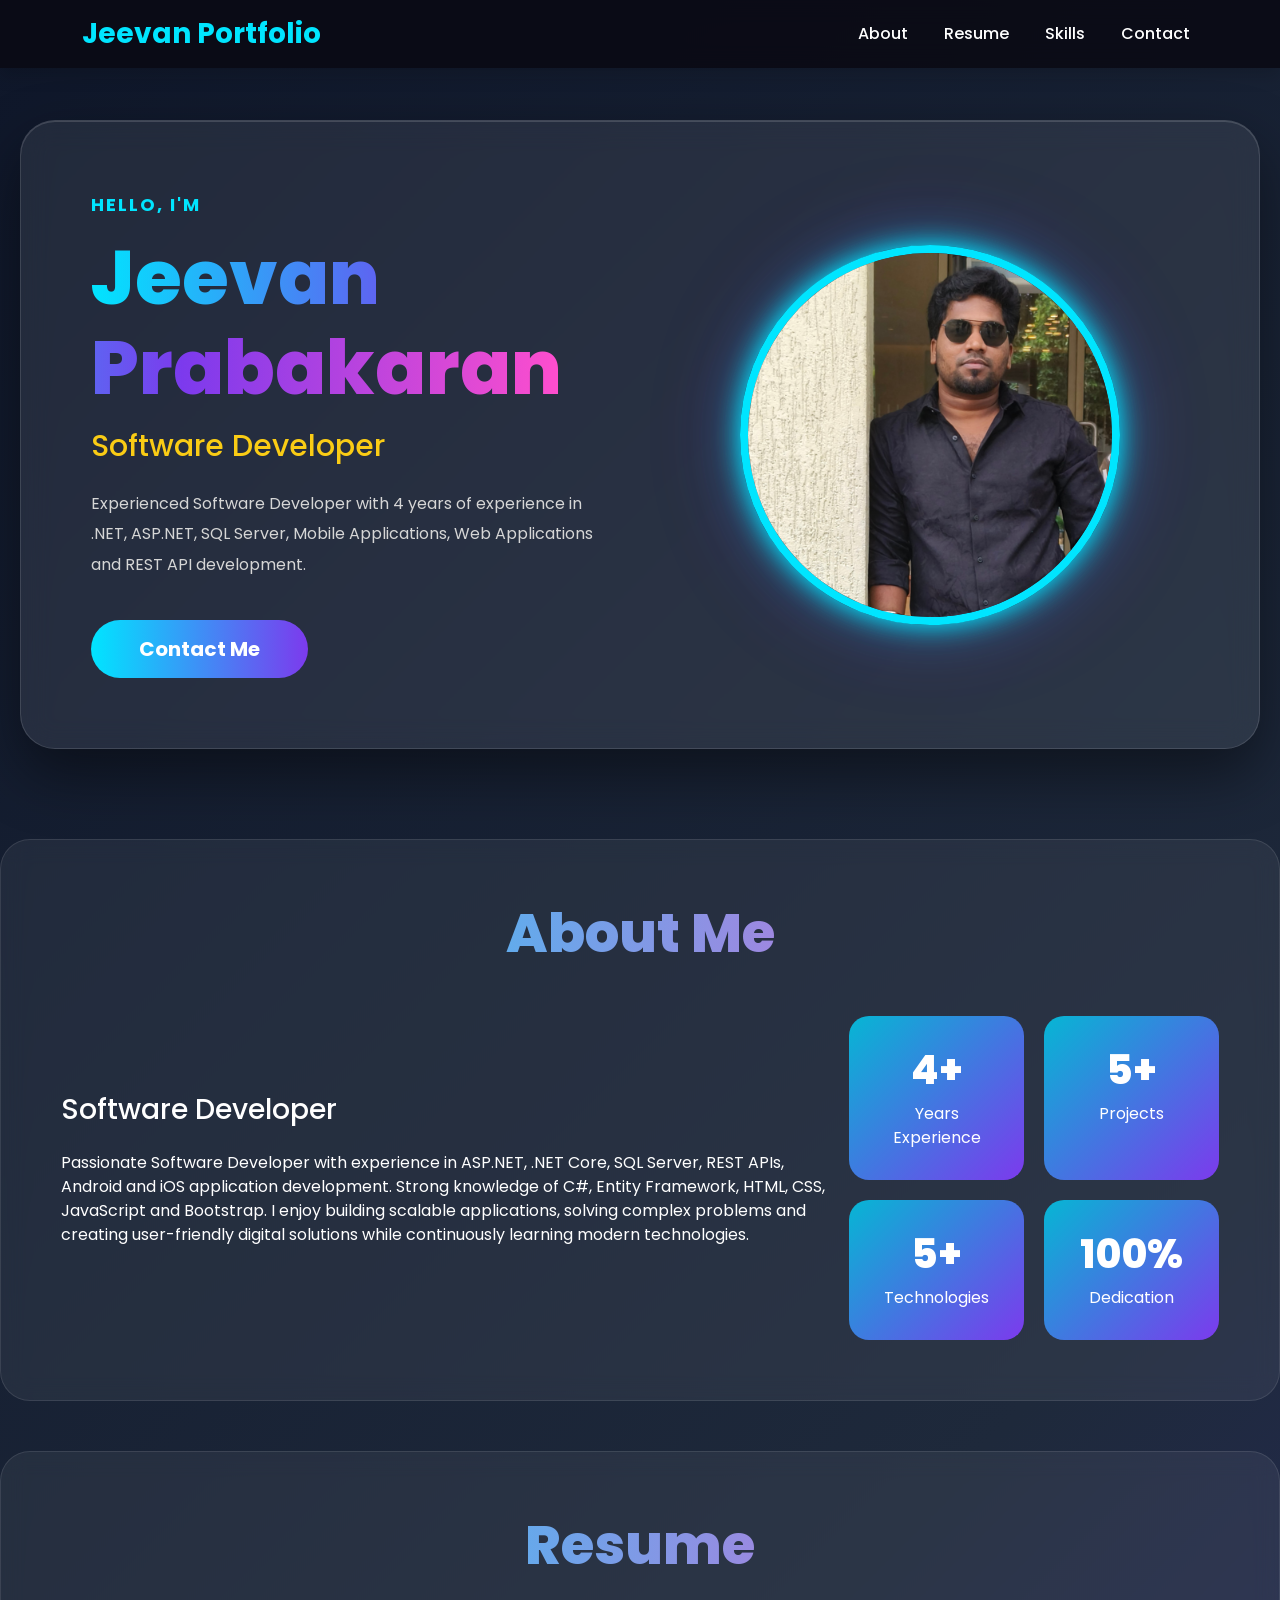
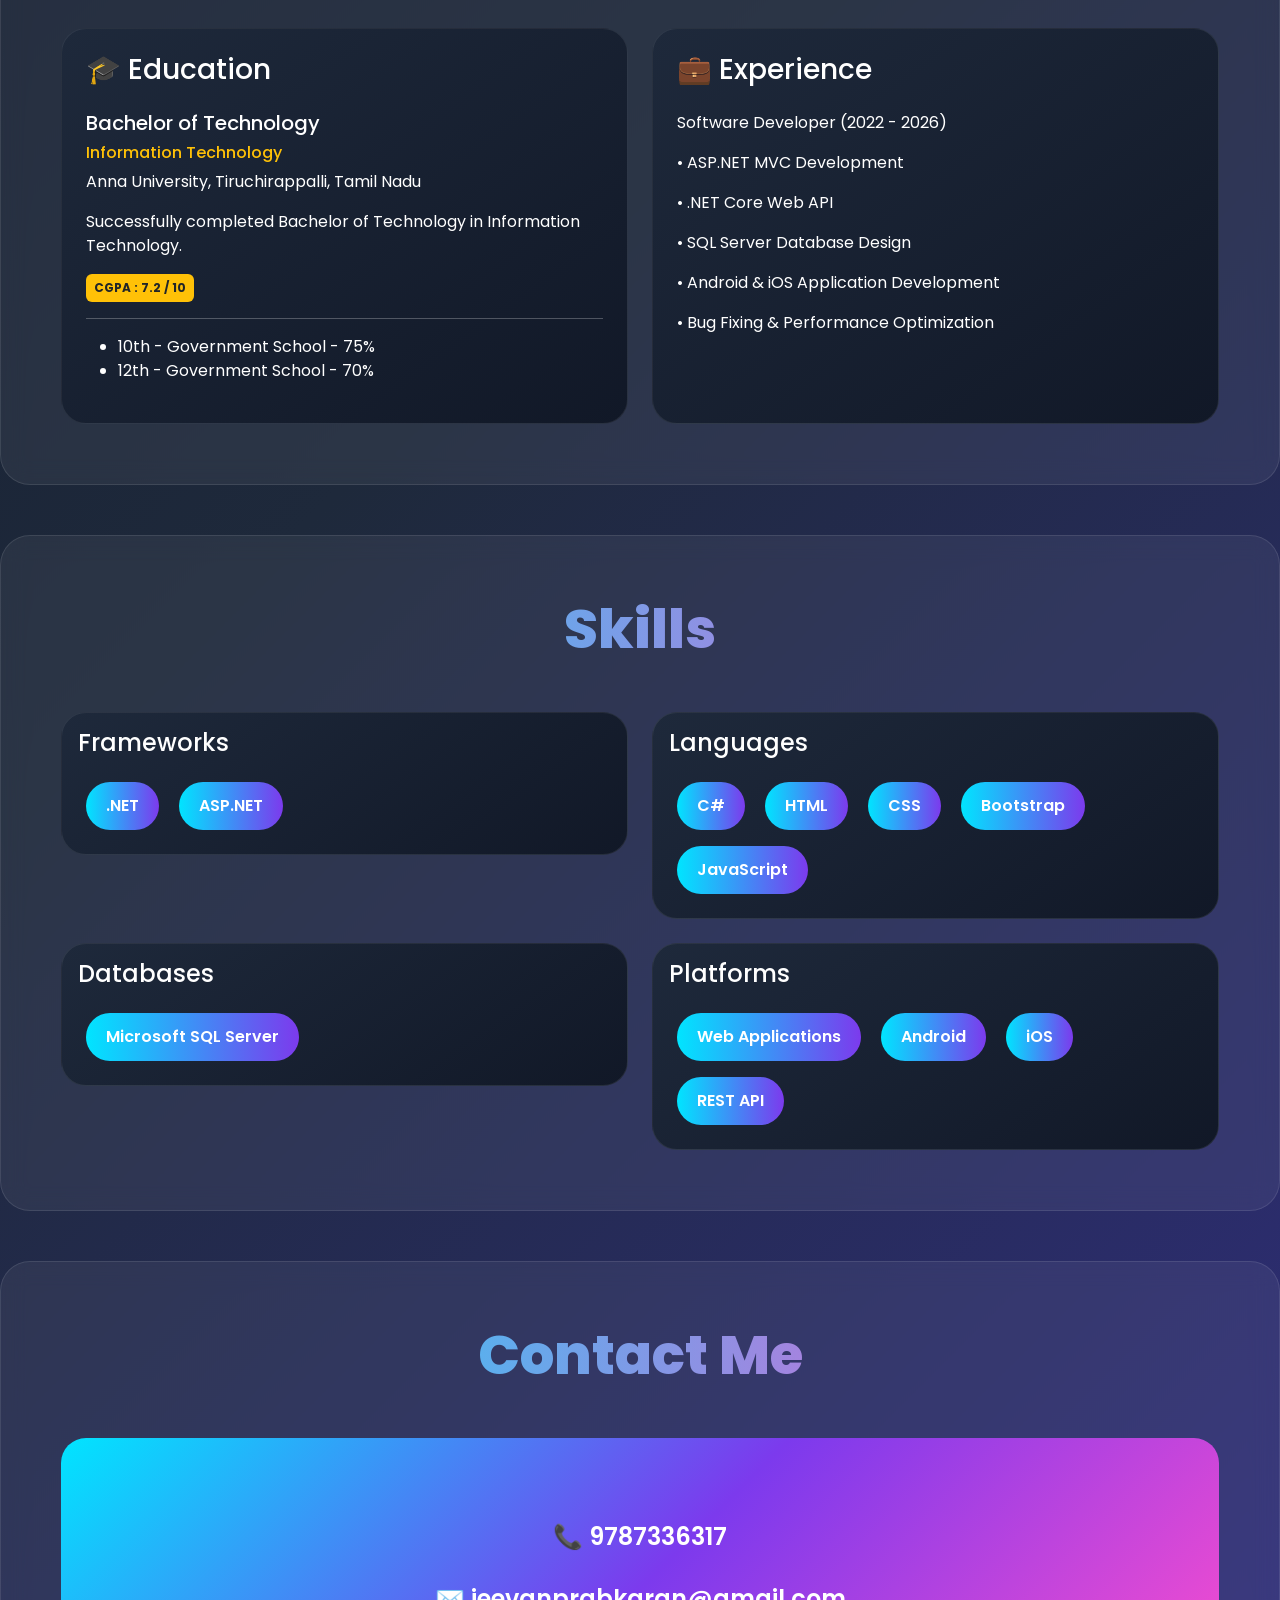
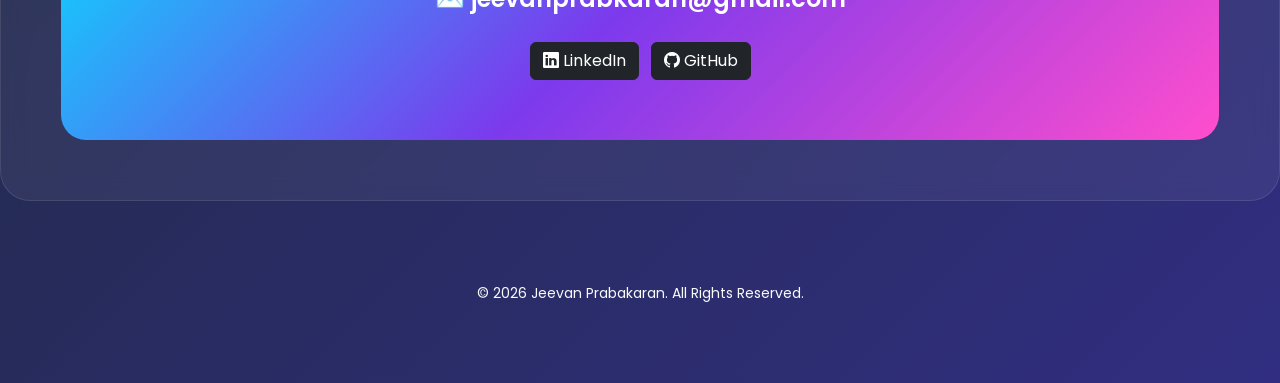
<file: index.html>
<!DOCTYPE html>
<html lang="en">
<head>
    <meta charset="utf-8" />
    <meta name="viewport" content="width=device-width, initial-scale=1.0" />
    <title>Portfolio - Jeevan Prabakaran</title>
    <link rel="stylesheet" href="https://cdn.jsdelivr.net/npm/bootstrap@5.3.0/dist/css/bootstrap.min.css" />
    <link rel="stylesheet" href="https://cdn.jsdelivr.net/npm/bootstrap-icons@1.11.3/font/bootstrap-icons.min.css">
    <link rel="stylesheet" href="style.css">
</head>
<body>

    <nav class="navbar navbar-expand-lg navbar-dark fixed-top shadow">
        <div class="container">
            <a class="navbar-brand fw-bold" href="#">
                Jeevan Portfolio
            </a>
            <button class="navbar-toggler" type="button" data-bs-toggle="collapse" data-bs-target="#navbarNav">
                <span class="navbar-toggler-icon"></span>
            </button>
            <div class="collapse navbar-collapse" id="navbarNav">
                <ul class="navbar-nav ms-auto">
                    <li class="nav-item">
                        <a class="nav-link" href="#about">About</a>
                    </li>
                    <li class="nav-item">
                        <a class="nav-link" href="#resume">Resume</a>
                    </li>
                    <li class="nav-item">
                        <a class="nav-link" href="#skills">Skills</a>
                    </li>
                    <li class="nav-item">
                        <a class="nav-link" href="#contact">Contact</a>
                    </li>
                </ul>
            </div>
        </div>
    </nav>

    <!-- ================= HERO SECTION ================= -->
    <section class="hero-section">
        <div class="hero-card">
            <div class="hero-content">
                <span class="hello-text">
                    HELLO, I'M
                </span>
                <h1>
                    <span class="highlight">Jeevan Prabakaran</span>
                </h1>
                <h3 class="mb-4">
                    Software Developer
                </h3>
                <p class="hero-description">
                    Experienced Software Developer with 4 years of experience in .NET, ASP.NET, SQL Server, Mobile Applications, Web Applications and REST API development.
                </p>
                <a href="#contact" class="btn btn-warning btn-lg mt-4 px-5">
                    Contact Me
                </a>
            </div>
            <div class="hero-image">
                <img src="images/profile.png" alt="Profile" class="profile-image" />
            </div>
        </div>
    </section>

    <!-- ================= ABOUT ================= -->
    <section id="about" class="section-card">
        <h2 class="big-title">
            About Me
        </h2>
        <div class="row align-items-center">
            <div class="col-lg-8">
                <h3 class="mb-4">
                    Software Developer
                </h3>
                <p>
                    Passionate Software Developer with experience in ASP.NET,
                    .NET Core, SQL Server, REST APIs, Android and iOS application
                    development. Strong knowledge of C#, Entity Framework,
                    HTML, CSS, JavaScript and Bootstrap.
                    I enjoy building scalable applications, solving complex
                    problems and creating user-friendly digital solutions while
                    continuously learning modern technologies.
                </p>
            </div>
            <div class="col-lg-4">
                <div class="stats-grid">
                    <div class="stat-box">
                        <h3>4+</h3>
                        <span>Years Experience</span>
                    </div>
                    <div class="stat-box">
                        <h3>5+</h3>
                        <span>Projects</span>
                    </div>
                    <div class="stat-box">
                        <h3>5+</h3>
                        <span>Technologies</span>
                    </div>
                    <div class="stat-box">
                        <h3>100%</h3>
                        <span>Dedication</span>
                    </div>
                </div>
            </div>
        </div>
    </section>

    <!-- ================= RESUME ================= -->
    <section id="resume" class="section-card">
        <h2 class="big-title">
            Resume
        </h2>
        <div class="row g-4">
            <div class="col-lg-6">
                <div class="card custom-card h-100">
                    <div class="card-body p-4">
                        <h3 class="mb-4">
                            🎓 Education
                        </h3>
                        <h5>
                            Bachelor of Technology
                        </h5>
                        <h6 class="text-warning">
                            Information Technology
                        </h6>
                        <p>
                            Anna University,
                            Tiruchirappalli,
                            Tamil Nadu
                        </p>
                        <p>
                            Successfully completed Bachelor of Technology
                            in Information Technology.
                        </p>
                        <span class="badge bg-warning text-dark p-2">
                            CGPA : 7.2 / 10
                        </span>
                        <hr />
                        <ul>
                            <li>10th - Government School - 75%</li>
                            <li>12th - Government School - 70%</li>
                        </ul>
                    </div>
                </div>
            </div>
            <div class="col-lg-6">
                <div class="card custom-card h-100">
                    <div class="card-body p-4">
                        <h3 class="mb-4">
                            💼 Experience
                        </h3>
                        <p>
                            Software Developer (2022 - 2026)
                        </p>
                        <p>• ASP.NET MVC Development</p>
                        <p>• .NET Core Web API</p>
                        <p>• SQL Server Database Design</p>
                        <p>• Android & iOS Application Development</p>
                        <p>• Bug Fixing & Performance Optimization</p>
                    </div>
                </div>
            </div>
        </div>
    </section>

    <!-- ================= SKILLS ================= -->
    <section id="skills" class="section-card">
        <h2 class="big-title">
            Skills
        </h2>
        <div class="row g-4">
            <div class="col-lg-6">
                <div class="card skill-card">
                    <div class="card-body">
                        <h4 class="mb-3">
                            Frameworks
                        </h4>
                        <span class="skill-badge">.NET</span>
                        <span class="skill-badge">ASP.NET</span>
                    </div>
                </div>
            </div>
            <div class="col-lg-6">
                <div class="card skill-card">
                    <div class="card-body">
                        <h4 class="mb-3">
                            Languages
                        </h4>
                        <span class="skill-badge">C#</span>
                        <span class="skill-badge">HTML</span>
                        <span class="skill-badge">CSS</span>
                        <span class="skill-badge">Bootstrap</span>
                        <span class="skill-badge">JavaScript</span>
                    </div>
                </div>
            </div>
            <div class="col-lg-6">
                <div class="card skill-card">
                    <div class="card-body">
                        <h4 class="mb-3">
                            Databases
                        </h4>
                        <span class="skill-badge">Microsoft SQL Server</span>
                    </div>
                </div>
            </div>
            <div class="col-lg-6">
                <div class="card skill-card">
                    <div class="card-body">
                        <h4 class="mb-3">
                            Platforms
                        </h4>
                        <span class="skill-badge">Web Applications</span>
                        <span class="skill-badge">Android</span>
                        <span class="skill-badge">iOS</span>
                        <span class="skill-badge">REST API</span>
                    </div>
                </div>
            </div>
        </div>
    </section>

    <!-- ================= CONTACT ================= -->
    <section id="contact" class="section-card">
        <h2 class="big-title">
            Contact Me
        </h2>
        <div class="contact-box">
            <h4>
                📞 9787336317
            </h4>
            <h4 class="mt-4">
                ✉️ jeevanprabkaran@gmail.com
            </h4>
            <div class="mt-4">
                <a href="https://linkedin.com/in/yourprofile" class="btn btn-dark me-2" target="_blank">
                    <i class="bi bi-linkedin"></i> LinkedIn
                </a>
                <a href="https://github.com/yourusername" class="btn btn-dark" target="_blank">
                    <i class="bi bi-github"></i> GitHub
                </a>
            </div>
        </div>
    </section>

    <footer class="text-center text-light mb-5">
        <small>
            © 2026 Jeevan Prabakaran. All Rights Reserved.
        </small>
    </footer>

    <script src="https://cdn.jsdelivr.net/npm/bootstrap@5.3.0/dist/js/bootstrap.bundle.min.js"></script>
</body>
</html>
</file>
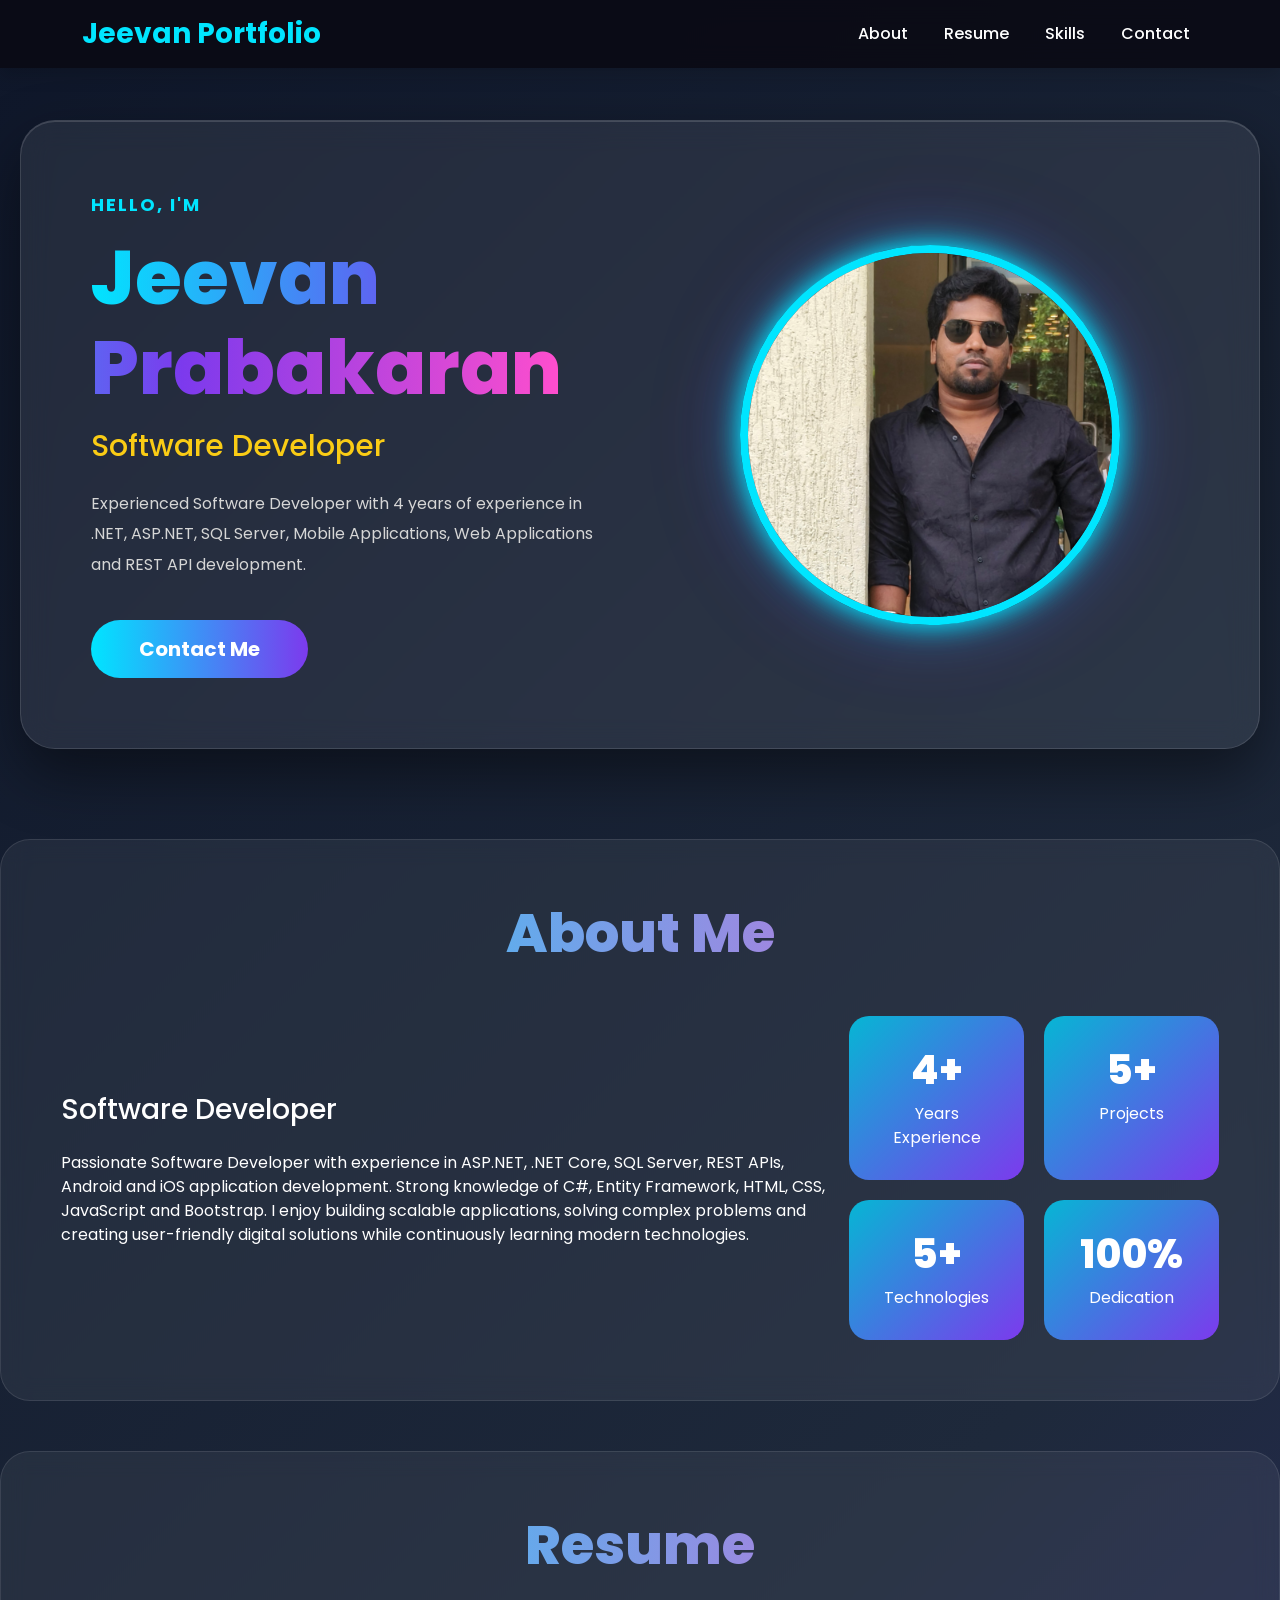
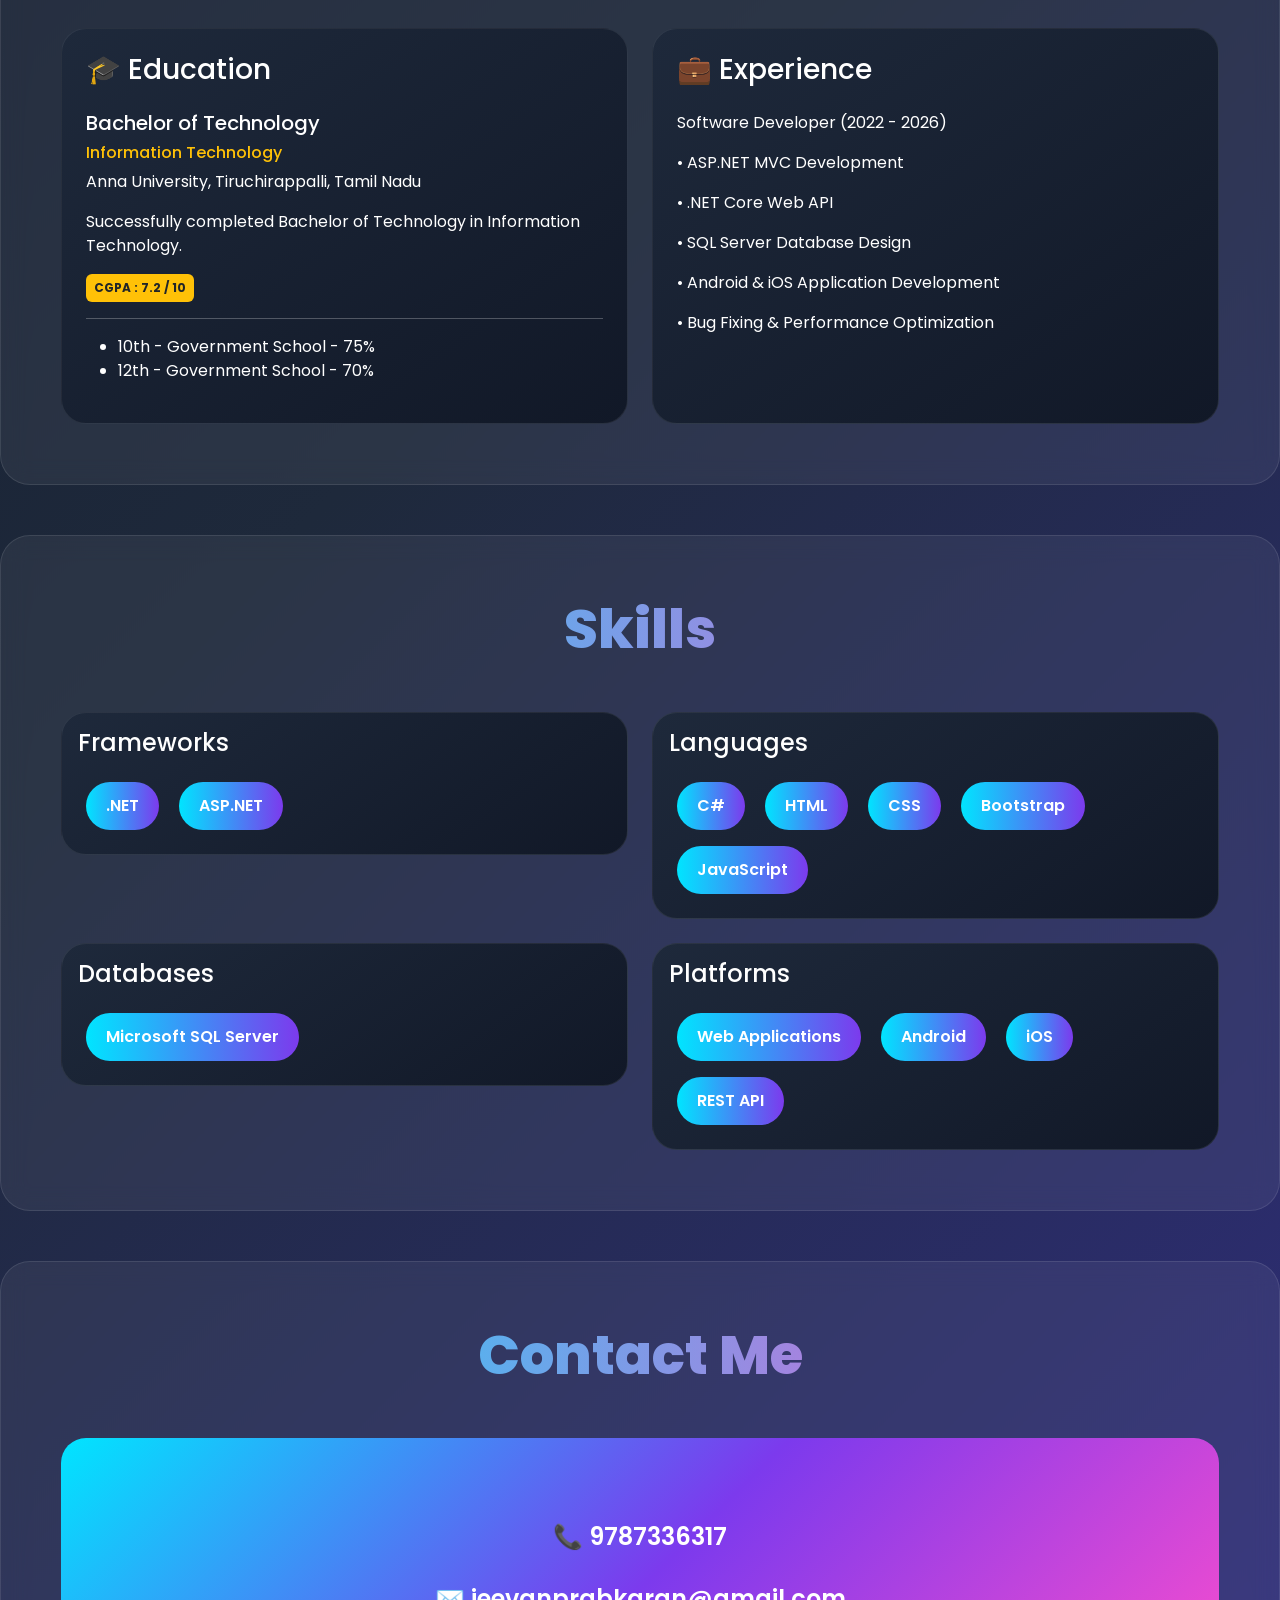
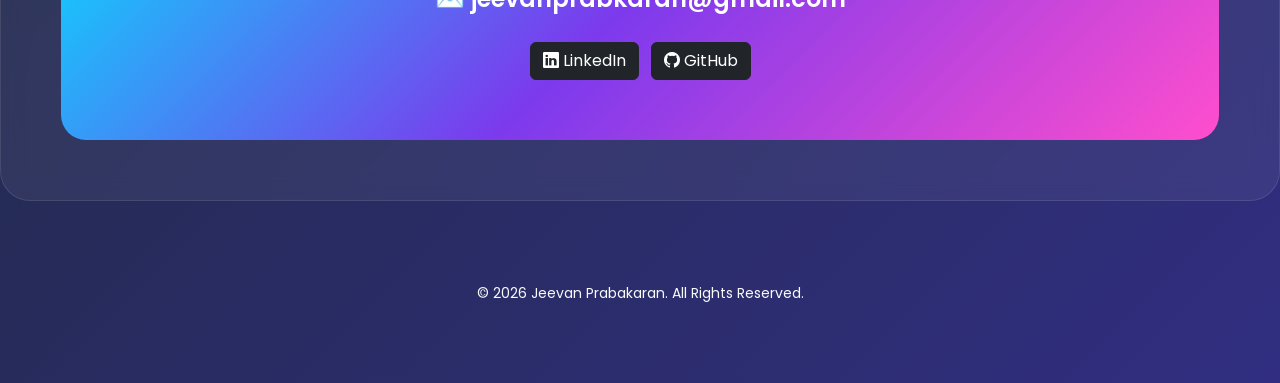
<file: Profile.html>
<!DOCTYPE html>
<html lang="en">
<head>
    <meta charset="utf-8" />
    <meta name="viewport" content="width=device-width, initial-scale=1.0" />
    <title>Portfolio - Jeevan Prabakaran</title>
    <link rel="stylesheet" href="https://cdn.jsdelivr.net/npm/bootstrap@5.3.0/dist/css/bootstrap.min.css" />
    <link rel="stylesheet" href="https://cdn.jsdelivr.net/npm/bootstrap-icons@1.11.3/font/bootstrap-icons.min.css">
    <link rel="stylesheet" href="style.css">
</head>
<body>

    <nav class="navbar navbar-expand-lg navbar-dark fixed-top shadow">
        <div class="container">
            <a class="navbar-brand fw-bold" href="#">
                Jeevan Portfolio
            </a>
            <button class="navbar-toggler" type="button" data-bs-toggle="collapse" data-bs-target="#navbarNav">
                <span class="navbar-toggler-icon"></span>
            </button>
            <div class="collapse navbar-collapse" id="navbarNav">
                <ul class="navbar-nav ms-auto">
                    <li class="nav-item">
                        <a class="nav-link" href="#about">About</a>
                    </li>
                    <li class="nav-item">
                        <a class="nav-link" href="#resume">Resume</a>
                    </li>
                    <li class="nav-item">
                        <a class="nav-link" href="#skills">Skills</a>
                    </li>
                    <li class="nav-item">
                        <a class="nav-link" href="#contact">Contact</a>
                    </li>
                </ul>
            </div>
        </div>
    </nav>

    <!-- ================= HERO SECTION ================= -->
    <section class="hero-section">
        <div class="hero-card">
            <div class="hero-content">
                <span class="hello-text">
                    HELLO, I'M
                </span>
                <h1>
                    <span class="highlight">Jeevan Prabakaran</span>
                </h1>
                <h3 class="mb-4">
                    Software Developer
                </h3>
                <p class="hero-description">
                    Experienced Software Developer with 4 years of experience in .NET, ASP.NET, SQL Server, Mobile Applications, Web Applications and REST API development.
                </p>
                <a href="#contact" class="btn btn-warning btn-lg mt-4 px-5">
                    Contact Me
                </a>
            </div>
            <div class="hero-image">
                <img src="images/profile.png" alt="Profile" class="profile-image" />
            </div>
        </div>
    </section>

    <!-- ================= ABOUT ================= -->
    <section id="about" class="section-card">
        <h2 class="big-title">
            About Me
        </h2>
        <div class="row align-items-center">
            <div class="col-lg-8">
                <h3 class="mb-4">
                    Software Developer
                </h3>
                <p>
                    Passionate Software Developer with experience in ASP.NET,
                    .NET Core, SQL Server, REST APIs, Android and iOS application
                    development. Strong knowledge of C#, Entity Framework,
                    HTML, CSS, JavaScript and Bootstrap.
                    I enjoy building scalable applications, solving complex
                    problems and creating user-friendly digital solutions while
                    continuously learning modern technologies.
                </p>
            </div>
            <div class="col-lg-4">
                <div class="stats-grid">
                    <div class="stat-box">
                        <h3>4+</h3>
                        <span>Years Experience</span>
                    </div>
                    <div class="stat-box">
                        <h3>5+</h3>
                        <span>Projects</span>
                    </div>
                    <div class="stat-box">
                        <h3>5+</h3>
                        <span>Technologies</span>
                    </div>
                    <div class="stat-box">
                        <h3>100%</h3>
                        <span>Dedication</span>
                    </div>
                </div>
            </div>
        </div>
    </section>

    <!-- ================= RESUME ================= -->
    <section id="resume" class="section-card">
        <h2 class="big-title">
            Resume
        </h2>
        <div class="row g-4">
            <div class="col-lg-6">
                <div class="card custom-card h-100">
                    <div class="card-body p-4">
                        <h3 class="mb-4">
                            🎓 Education
                        </h3>
                        <h5>
                            Bachelor of Technology
                        </h5>
                        <h6 class="text-warning">
                            Information Technology
                        </h6>
                        <p>
                            Anna University,
                            Tiruchirappalli,
                            Tamil Nadu
                        </p>
                        <p>
                            Successfully completed Bachelor of Technology
                            in Information Technology.
                        </p>
                        <span class="badge bg-warning text-dark p-2">
                            CGPA : 7.2 / 10
                        </span>
                        <hr />
                        <ul>
                            <li>10th - Government School - 75%</li>
                            <li>12th - Government School - 70%</li>
                        </ul>
                    </div>
                </div>
            </div>
            <div class="col-lg-6">
                <div class="card custom-card h-100">
                    <div class="card-body p-4">
                        <h3 class="mb-4">
                            💼 Experience
                        </h3>
                        <p>
                            Software Developer (2022 - 2026)
                        </p>
                        <p>• ASP.NET MVC Development</p>
                        <p>• .NET Core Web API</p>
                        <p>• SQL Server Database Design</p>
                        <p>• Android & iOS Application Development</p>
                        <p>• Bug Fixing & Performance Optimization</p>
                    </div>
                </div>
            </div>
        </div>
    </section>

    <!-- ================= SKILLS ================= -->
    <section id="skills" class="section-card">
        <h2 class="big-title">
            Skills
        </h2>
        <div class="row g-4">
            <div class="col-lg-6">
                <div class="card skill-card">
                    <div class="card-body">
                        <h4 class="mb-3">
                            Frameworks
                        </h4>
                        <span class="skill-badge">.NET</span>
                        <span class="skill-badge">ASP.NET</span>
                    </div>
                </div>
            </div>
            <div class="col-lg-6">
                <div class="card skill-card">
                    <div class="card-body">
                        <h4 class="mb-3">
                            Languages
                        </h4>
                        <span class="skill-badge">C#</span>
                        <span class="skill-badge">HTML</span>
                        <span class="skill-badge">CSS</span>
                        <span class="skill-badge">Bootstrap</span>
                        <span class="skill-badge">JavaScript</span>
                    </div>
                </div>
            </div>
            <div class="col-lg-6">
                <div class="card skill-card">
                    <div class="card-body">
                        <h4 class="mb-3">
                            Databases
                        </h4>
                        <span class="skill-badge">Microsoft SQL Server</span>
                    </div>
                </div>
            </div>
            <div class="col-lg-6">
                <div class="card skill-card">
                    <div class="card-body">
                        <h4 class="mb-3">
                            Platforms
                        </h4>
                        <span class="skill-badge">Web Applications</span>
                        <span class="skill-badge">Android</span>
                        <span class="skill-badge">iOS</span>
                        <span class="skill-badge">REST API</span>
                    </div>
                </div>
            </div>
        </div>
    </section>

    <!-- ================= CONTACT ================= -->
    <section id="contact" class="section-card">
        <h2 class="big-title">
            Contact Me
        </h2>
        <div class="contact-box">
            <h4>
                📞 9787336317
            </h4>
            <h4 class="mt-4">
                ✉️ jeevanprabkaran@gmail.com
            </h4>
            <div class="mt-4">
                <a href="https://linkedin.com/in/yourprofile" class="btn btn-dark me-2" target="_blank">
                    <i class="bi bi-linkedin"></i> LinkedIn
                </a>
                <a href="https://github.com/yourusername" class="btn btn-dark" target="_blank">
                    <i class="bi bi-github"></i> GitHub
                </a>
            </div>
        </div>
    </section>

    <footer class="text-center text-light mb-5">
        <small>
            © 2026 Jeevan Prabakaran. All Rights Reserved.
        </small>
    </footer>

    <script src="https://cdn.jsdelivr.net/npm/bootstrap@5.3.0/dist/js/bootstrap.bundle.min.js"></script>
</body>
</html>
</file>
<file: style.css>
/* ===========================
   GOOGLE FONT
=========================== */

@import url('https://fonts.googleapis.com/css2?family=Poppins:wght@300;400;500;600;700;800&display=swap');

html {
    scroll-behavior: smooth;
}

* {
    margin: 0;
    padding: 0;
    box-sizing: border-box;
}

body {
    font-family: "Poppins", sans-serif;
    background: linear-gradient(135deg,#0f172a,#1e293b,#312e81);
    color: #fff;
    overflow-x: hidden;
    padding-top: 80px;
}

/* ===========================
   HERO
=========================== */

.hero-section {
    padding: 40px 20px;
}

.hero-card {
    max-width: 1400px;
    margin: auto;
    display: flex;
    justify-content: space-between;
    align-items: center;
    gap: 60px;
    padding: 70px;
    border-radius: 35px;
    background: rgba(255,255,255,.08);
    backdrop-filter: blur(15px);
    border: 1px solid rgba(255,255,255,.12);
    box-shadow: 0 25px 60px rgba(0,0,0,.45), inset 0 1px rgba(255,255,255,.15);
}

.hero-content {
    flex: 1;
}

.hello-text {
    color: #00e5ff;
    font-size: 18px;
    font-weight: 700;
    letter-spacing: 2px;
}

.hero-content h1 {
    font-size: clamp(45px,7vw,75px);
    font-weight: 800;
    margin: 15px 0;
}

.hero-content h3 {
    color: #facc15;
    font-size: 30px;
}

.hero-description {
    color: #d6d6d6;
    line-height: 1.9;
    max-width: 650px;
    margin-top: 25px;
}

.highlight {
    background: linear-gradient(90deg,#00e5ff,#7c3aed,#ff4ecd);
    -webkit-background-clip: text;
    -webkit-text-fill-color: transparent;
}

.hero-image {
    flex: 1;
    text-align: center;
}

.profile-image {
    width: 100%;
    max-width: 380px;
    aspect-ratio: 1;
    object-fit: cover;
    border-radius: 50%;
    border: 8px solid #00e5ff;
    box-shadow: 0 0 25px #00e5ff, 0 0 50px rgba(0,229,255,.4), 0 0 90px rgba(124,58,237,.3);
    transition: .4s;
}

    .profile-image:hover {
        transform: scale(1.05);
    }

/* ===========================
   SECTION
=========================== */

.section-card {
    max-width: 1400px;
    margin: 50px auto;
    padding: 60px;
    border-radius: 30px;
    background: rgba(255,255,255,.06);
    backdrop-filter: blur(12px);
    border: 1px solid rgba(255,255,255,.1);
}

.big-title {
    text-align: center;
    font-size: clamp(35px,5vw,55px);
    margin-bottom: 50px;
    font-weight: 800;
    background: linear-gradient(90deg,#00e5ff,#ff4ecd);
    -webkit-background-clip: text;
    -webkit-text-fill-color: transparent;
}

/* ===========================
   CARDS
=========================== */

.custom-card,
.skill-card {
    background: linear-gradient(145deg,#1e293b,#111827);
    border-radius: 25px;
    border: 1px solid rgba(255,255,255,.08);
    color: white;
    transition: .35s;
}

    .custom-card:hover,
    .skill-card:hover {
        transform: translateY(-10px);
        box-shadow: 0 15px 35px rgba(0,229,255,.2);
    }

/* ===========================
   STATS
=========================== */

.stats-grid {
    display: grid;
    grid-template-columns: repeat(2,1fr);
    gap: 20px;
}

.stat-box {
    background: linear-gradient(135deg,#06b6d4,#7c3aed);
    padding: 30px;
    border-radius: 20px;
    text-align: center;
    transition: .4s;
}

    .stat-box:hover {
        transform: scale(1.05);
    }

    .stat-box h3 {
        font-size: 40px;
        font-weight: 800;
    }

/* ===========================
   SKILLS
=========================== */

.skill-badge {
    display: inline-block;
    padding: 12px 20px;
    margin: 8px;
    border-radius: 50px;
    background: linear-gradient(90deg,#00e5ff,#7c3aed);
    color: white;
    font-weight: 600;
    transition: .3s;
}

    .skill-badge:hover {
        transform: scale(1.08);
    }

/* ===========================
   CONTACT
=========================== */

.contact-box {
    background: linear-gradient(135deg,#00e5ff,#7c3aed,#ff4ecd);
    padding: 60px;
    border-radius: 25px;
    text-align: center;
    color: white;
}

    .contact-box h4 {
        font-weight: 600;
        margin: 20px 0;
    }

/* ===========================
   NAVBAR
=========================== */

.navbar {
    background: rgba(10,10,20,.9) !important;
    backdrop-filter: blur(12px);
}

.navbar-brand {
    color: #00e5ff !important;
    font-weight: 800;
    font-size: 28px;
}

.nav-link {
    color: white !important;
    margin-left: 20px;
    transition: .3s;
    font-weight: 500;
}

    .nav-link:hover {
        color: #00e5ff !important;
    }

/* ===========================
   BUTTONS
=========================== */

.btn-warning {
    background: linear-gradient(90deg,#00e5ff,#7c3aed);
    border: none;
    color: white;
    font-weight: 700;
    border-radius: 50px;
    padding: 14px 40px;
    transition: .3s;
}

    .btn-warning:hover {
        transform: translateY(-3px);
        box-shadow: 0 10px 25px rgba(0,229,255,.35);
    }

/* ===========================
   FOOTER
=========================== */

footer {
    padding: 30px;
    color: #bbb;
}

/* ===========================
   TABLET
=========================== */

@media (max-width:992px) {

    .hero-card {
        flex-direction: column-reverse;
        text-align: center;
        padding: 45px;
    }

    .hero-description {
        margin: auto;
    }

    .section-card {
        padding: 40px;
    }
}

/* ===========================
   MOBILE
=========================== */

@media (max-width:768px) {

    body {
        padding-top: 70px;
    }

    .hero-card {
        padding: 30px 20px;
        gap: 35px;
    }

    .profile-image {
        max-width: 250px;
    }

    .stats-grid {
        grid-template-columns: 1fr;
    }

    .section-card {
        margin: 20px 12px;
        padding: 25px;
    }

    .contact-box {
        padding: 30px 20px;
    }
}

/* ===========================
   EXTRA SMALL DEVICES
=========================== */

@media (max-width:480px) {

    .hero-content h1 {
        font-size: 38px;
    }

    .hero-content h3 {
        font-size: 22px;
    }

    .hero-description {
        font-size: 15px;
    }

    .btn-warning {
        width: 100%;
    }
}

/* ===========================
   LARGE SCREENS (4K)
=========================== */

@media (min-width:1600px) {

    .hero-card,
    .section-card {
        max-width: 1600px;
    }
}

.contact-box h4 {
    word-break: break-word;
    overflow-wrap: break-word;
    white-space: normal;
    line-height: 1.6;
}
</file>
